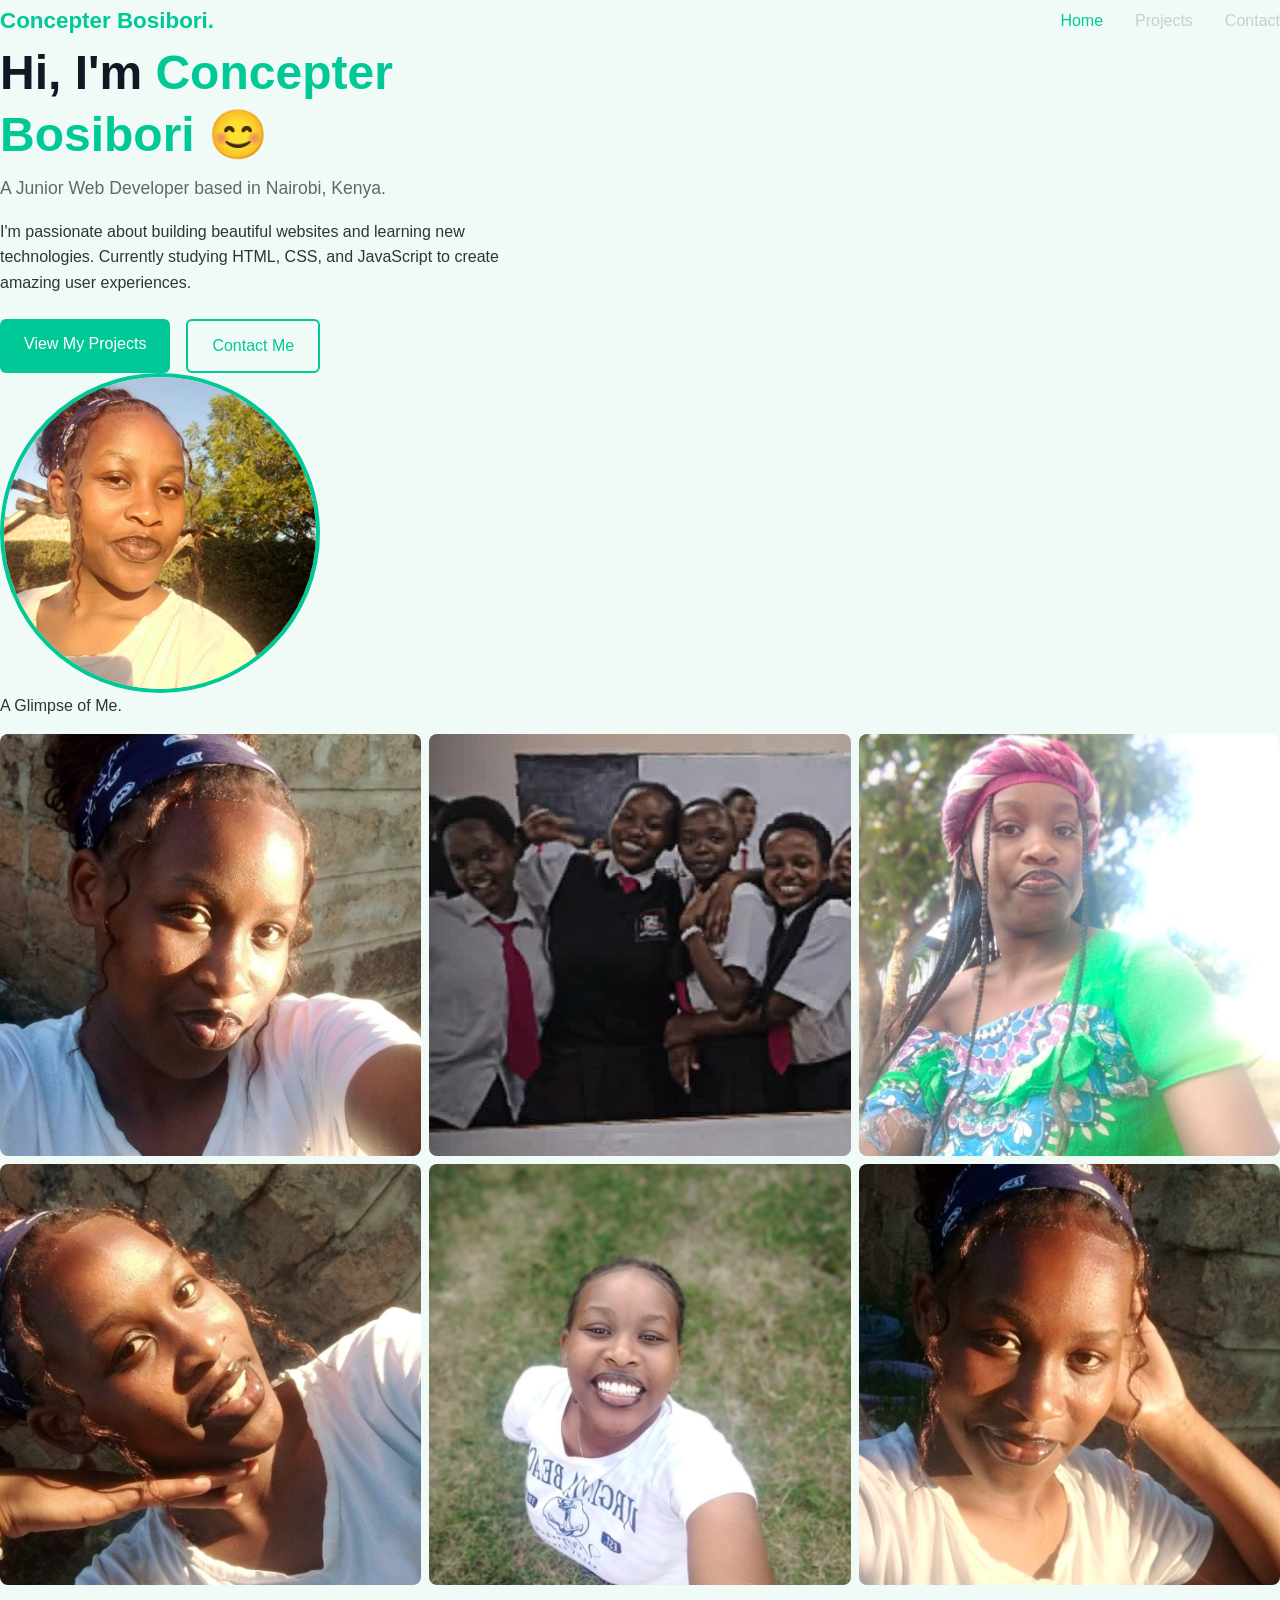
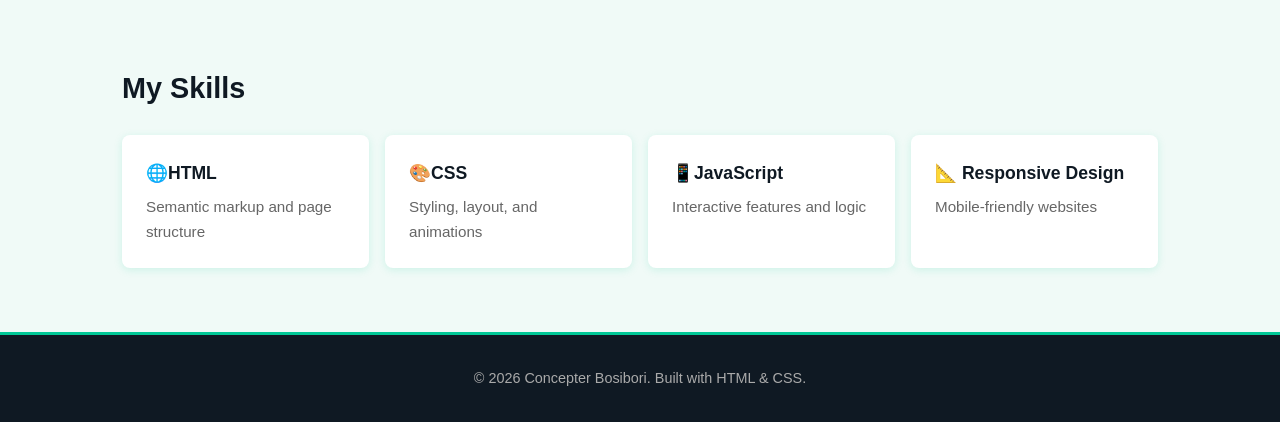
<file: index.html>
<!doctype html>
<html lang="en">
  <head>
    <meta charset="UTF-8" />
    <meta name="viewport" content="width=device-width, initial-scale=1.0" />
    <title>My Portfolio - Concepter Bosibori</title>
    <link rel="stylesheet" href="styles.css" />
  </head>

  <body>
    <!-- NAVIGATION BAR-->
    <header>
    <nav>
      <div class="nav-container">
        <a href="index.html" class="nav-brand">Concepter Bosibori.</a>

        <!-- Hamburger toggle -->
        <input type="checkbox" id="nav-toggle" class="nav-toggle" />
        <label for="nav-toggle" class="hamburger" aria-label="Toggle menu">
          <span></span>
          <span></span>
          <span></span>
        </label>

        <ul class="nav-links">
          <li><a href="index.html" class="active">Home</a></li>
          <li><a href="projects.html">Projects</a></li>
          <li><a href="contact.html">Contact</a></li>
        </ul>
      </div>
    </nav>
    </header>
    <!-- HERO SECTION -->
     <main>
    <section id="hero">
      <div class="hero-text">
        <h1>Hi, I'm <span class="highlight">Concepter Bosibori 😊</span></h1>
        <p class="tagline">A Junior Web Developer based in Nairobi, Kenya.</p>
        <p class="bio">
          I'm passionate about building beautiful websites and learning new
          technologies. Currently studying HTML, CSS, and JavaScript to create
          amazing user experiences.
        </p>
        <div class="hero-buttons">
          <a href="projects.html" class="button">View My Projects</a>
          <a href="contact.html" class="button button-outline">Contact Me</a>
        </div>
      </div>
      <div class="hero-image">
        <img
          src="images/whiskey.jpeg"
          alt="Profile Photo of Concepter Bosibori"
        />
      </div>
    </section>

        <!--A Glimpse of me-->
    <section class="gallery-section">
      <p class="gallery-heading">A Glimpse of Me.</p>
      
      <div class="gallery-grid">
        <figure>
          <a href="#photo1"><img src="images/edgess.jpeg" alt="Connie Smiling"></a>
        </figure>
        <figure>
          <a href="#photo2"><img src="images/friends.jpeg" alt="Connie at school with friends"></a>
        </figure>
        <figure>
          <a href="#photo3"><img src="images/coast.jpeg" alt="Connie Outdoors"></a>
        </figure>
        <figure>
          <a href="#photo4"><img src="images/sunkissed.jpeg" alt="Connie sunkissed"></a>
        </figure>
        <figure>
          <a href="#photo5"><img src="images/toobright.jpeg" alt="Connie relaxing"></a>
        </figure>
        <figure>
          <a href="#photo6"><img src="images/heragain.jpeg" alt="Connie feeling fulfilled"></a>
        </figure>
      </div>
    </section>

    <!--LightBox for Images-->
    <div class="lightbox" id="photo1">
      <a href="#">&times;</a>
      <img src="images/edgess.jpeg" alt="Connie Smiling">
    </div>

    <div class="lightbox" id="photo2">
  <a href="#">&times;</a>
  <img src="images/friends.jpeg" alt="Connie at school with friends">
</div>
 
<div class="lightbox" id="photo3">
  <a href="#">&times;</a>
  <img src="images/coast.jpeg" alt="Connie Outdoors">
</div>
 
<div class="lightbox" id="photo4">
  <a href="#">&times;</a>
  <img src="images/sunkissed.jpeg" alt="Connie sunkissed">
</div>
 
<div class="lightbox" id="photo5">
  <a href="#">&times;</a>
  <img src="images/toobright.jpeg" alt="Connie relaxing">
</div>
 
<div class="lightbox" id="photo6">
  <a href="#">&times;</a>
  <img src="images/heragain.jpeg" alt="Connie feeling fulfilled">
</div>

    <!-- SKILLS -->
    <section class="skills">
      <div class="section-container">
        <h2>My Skills</h2>
        <div class="skills-grid">
          <div class="skill-card">
            <h3>🌐HTML</h3>
            <p>Semantic markup and page structure</p>
          </div>
          <div class="skill-card">
            <h3>🎨CSS</h3>
            <p>Styling, layout, and animations</p>
          </div>
          <div class="skill-card">
            <h3>📱JavaScript</h3>
            <p>Interactive features and logic</p>
          </div>
          <div class="skill-card">
            <h3>📐 Responsive Design</h3>
            <p>Mobile-friendly websites</p>
          </div>
        </div>
      </div>
    </section>
     </main>
    <footer>
      <p>&copy; 2026 Concepter Bosibori. Built with HTML &amp; CSS.</p>
    </footer>
  </body>
</html>
</file>
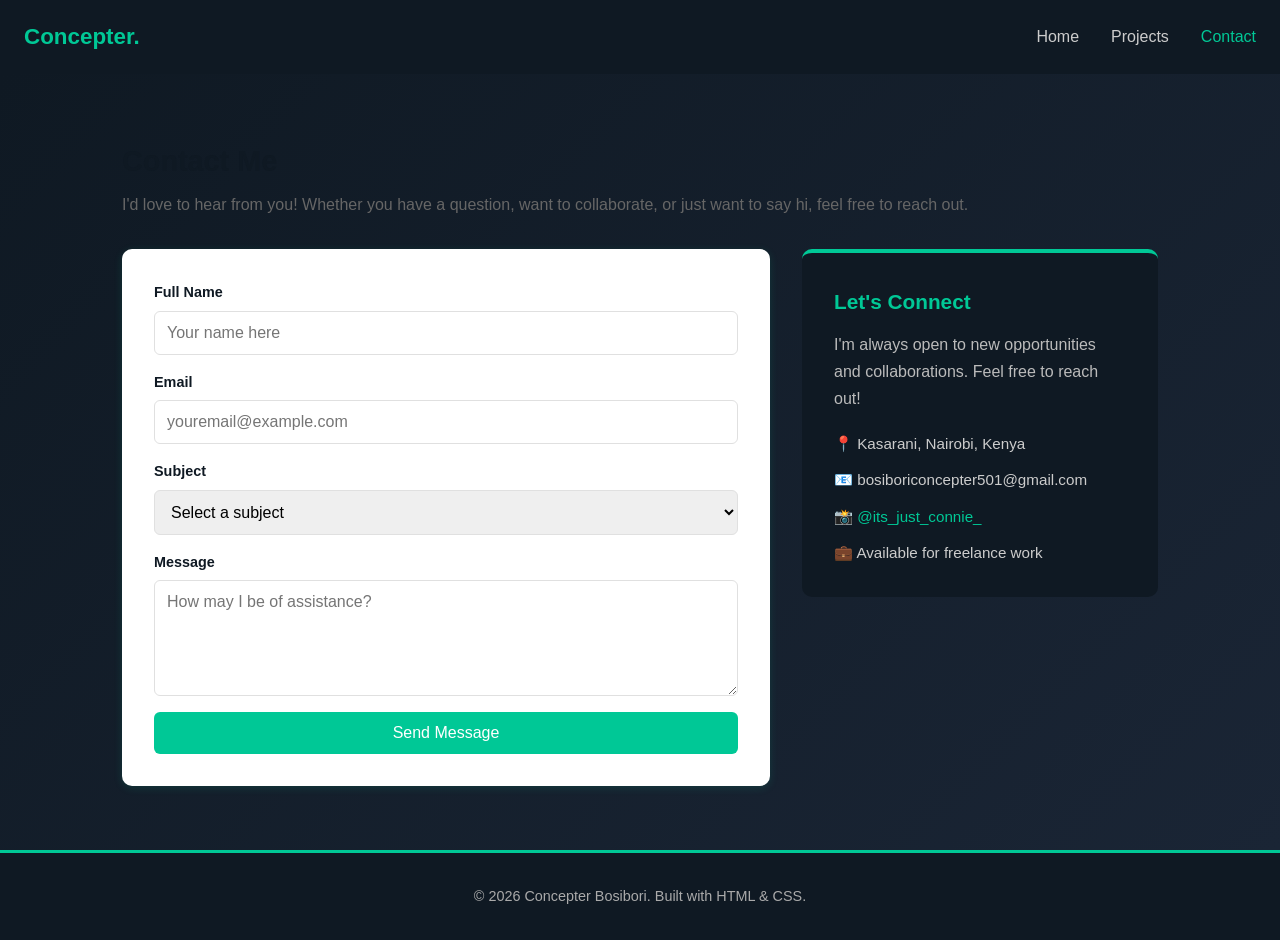
<file: contact.html>
<!DOCTYPE html>
<html lang="en">
  <head>
    <meta charset="UTF-8" />
    <meta name="viewport" content="width=device-width, initial-scale=1.0" />
    <title>Contact Me | Concepter Bosibori</title>
    <link rel="stylesheet" href="styles.css" />
  </head>

  <body>
    <!-- NAVBAR -->
<header>
  <nav class="navbar">
  <div class="nav-container">

    <a href="index.html" class="nav-brand">Concepter.</a>

    <input type="checkbox" id="nav-toggle" class="nav-toggle">
    <label for="nav-toggle" class="hamburger" aria-label="Toggle menu">
      <span></span>
      <span></span>
      <span></span>
    </label>

    <ul class="nav-links">
      <li><a href="index.html">Home</a></li>
      <li><a href="projects.html">Projects</a></li>
      <li><a href="contact.html" class="active">Contact</a></li>
    </ul>

  </div>
</nav>
</header>
<main>
    <section class="contact-page">
      <div class="section-container">
        
        <h2>Contact Me</h2>
        <p class="section-subtitle">I'd love to hear from you! Whether you have a question, want to collaborate, or just want to say hi, feel free to reach out.</p>
        <div class="contact-layout">

            <form class="contact-form">

                        <div class="form-group">
          <label for="name">Full Name</label>
          <input type="text" id="name" placeholder="Your name here" required>
        </div>

        <div class="form-group">
          <label for="email">Email</label>
          <input type="email" id="email" placeholder="youremail@example.com" required>
        </div>

        <div class="form-group">
          <label for="subject">Subject</label>
          <select id="subject">
            <option value="" disabled selected>Select a subject</option>
            <option value="general">General Inquiry</option>
            <option value="collab">Collaboration</option>
            <option value="feedback">Feedback</option>
          </select>
        </div>

        <div class="form-group">
          <label for="message">Message</label>
          <textarea id="message" rows="5" placeholder="How may I be of assistance?" required></textarea>
        </div>

        <button type="submit" class="button">Send Message</button>

      </form>

      <aside class="contact-sidebar">
        <h3>Let's Connect</h3>
        <p>I'm always open to new opportunities and collaborations. Feel free to reach out!</p>
        <ul class="contact-info">
          <li>📍 Kasarani, Nairobi, Kenya</li>
          <li>📧 bosiboriconcepter501@gmail.com</li>
          <li>📸 <a href="https://www.instagram.com/its_just_connie_" target="_blank">@its_just_connie_</a></li>
          <li>💼 Available for freelance work</li>
        </ul>
      </aside>
            </form>
        </div>
        </section>
   </main>
  </body>
 <footer>
  <p>&copy; 2026 Concepter Bosibori. Built with HTML &amp; CSS.</p>
</footer>
</html>
</file>
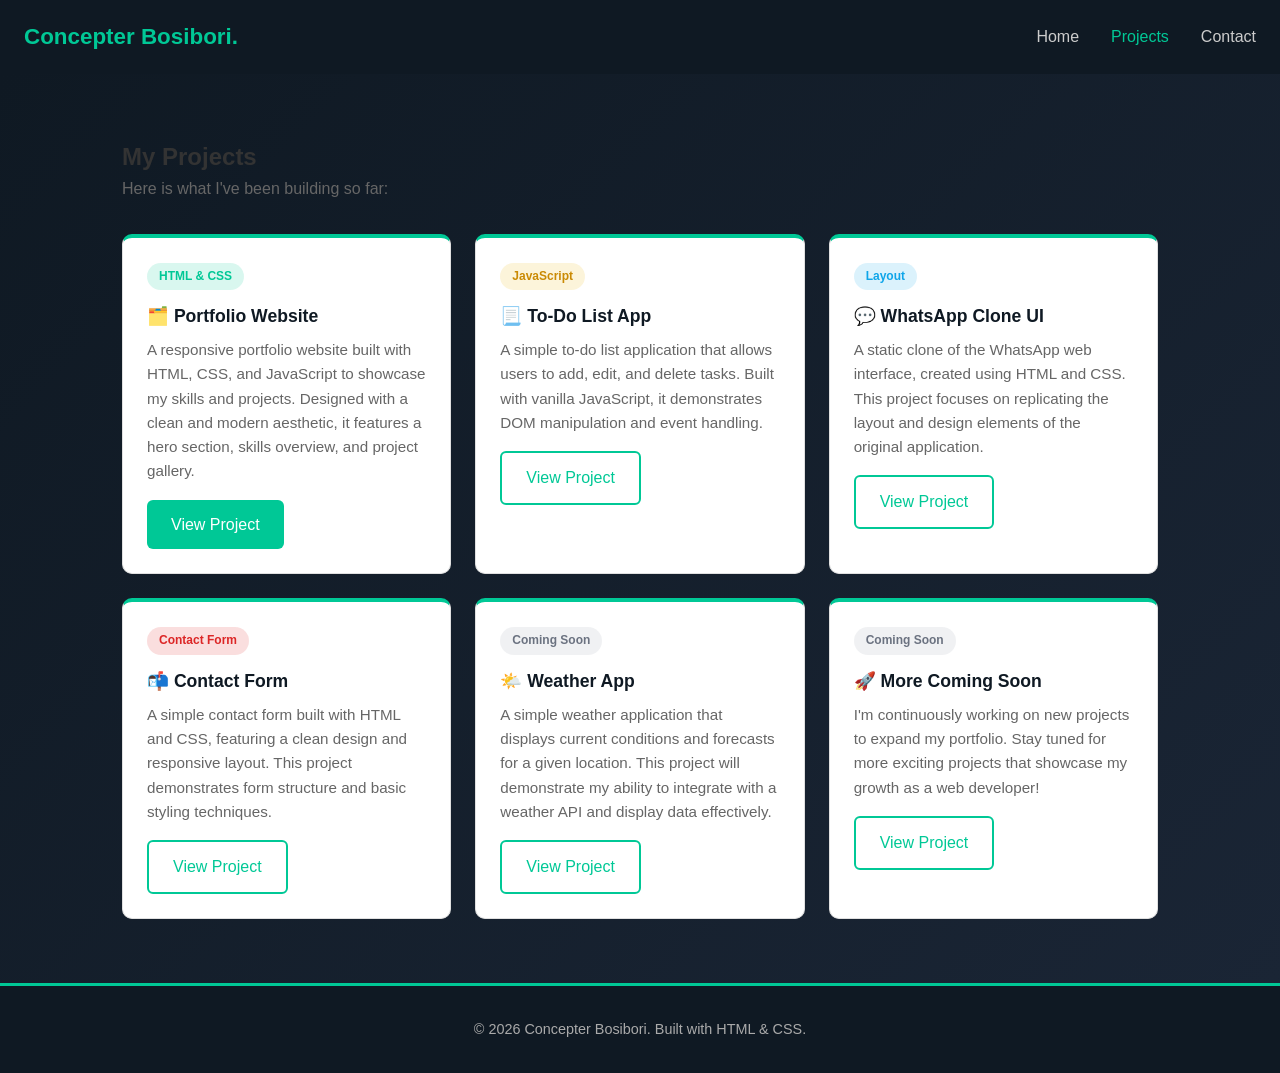
<file: projects.html>
<!doctype html>
<html lang="en">
  <head>
    <meta charset="UTF-8" />
    <meta name="viewport" content="width=device-width, initial-scale=1.0" />
    <title>My Projects | Concepter Bosibori</title>
    <link rel="stylesheet" href="styles.css" />
  </head>

  <body>
    <!-- NAVIGATION BAR-->
    <header>
    <nav class="navbar">
      <div class="nav-container">
        <a href="index.html" class="nav-brand">Concepter Bosibori.</a>

        <input type="checkbox" id="nav-toggle" class="nav-toggle" />
        <label for="nav-toggle" class="hamburger" aria-label="Toggle menu">
          <span></span>
          <span></span>
          <span></span>
        </label>

        <ul class="nav-links">
          <li><a href="index.html">Home</a></li>
          <li><a href="projects.html" class="active">Projects</a></li>
          <li><a href="contact.html">Contact</a></li>
        </ul>
      </div>
    </nav>
    </header>
<main>
    <section class="projects-page">
      <div class="section-container">
        <h1>My Projects</h1>
        <p class="section-subtitle">Here is what I've been building so far:</p>

        <div class="projects-grid">
          <article class="card">
            <span class="card-tag tag-html">HTML & CSS</span>
            <h3>🗂️ Portfolio Website</h3>
            <p>
              A responsive portfolio website built with HTML, CSS, and
              JavaScript to showcase my skills and projects. Designed with a clean and modern aesthetic, it features a hero section, skills overview, and project gallery.
            </p>
              <a href="#" class="button">View Project</a>
          </article>

          <article class="card">
            <span class="card-tag tag-javascript">JavaScript</span>
            <h3>📃 To-Do List App</h3>
            <p>
              A simple to-do list application that allows users to add, edit, and delete tasks. Built with vanilla JavaScript, it demonstrates DOM manipulation and event handling.
            </p>
              <a href="#" class="button button-outline">View Project</a>
          </article>

          <article class="card">
            <span class="card-tag tag-layout">Layout</span>
            <h3>💬 WhatsApp Clone UI</h3>
            <p>
              A static clone of the WhatsApp web interface, created using HTML and CSS. This project focuses on replicating the layout and design elements of the original application.
            </p>
              <a href="#" class="button button-outline">View Project</a>
          </article>

          <article class="card">
            <span class="card-tag tag-contact">Contact Form</span>
            <h3>📬 Contact Form</h3>
            <p>
              A simple contact form built with HTML and CSS, featuring a clean design and responsive layout. This project demonstrates form structure and basic styling techniques.
            </p>
              <a href="#" class="button button-outline">View Project</a>
          </article>

          <article class="card">
            <span class="card-tag tag-soon">Coming Soon</span>
            <h3>🌤️ Weather App</h3>
            <p>
              A simple weather application that displays current conditions and forecasts for a given location. This project will demonstrate my ability to integrate with a weather API and display data effectively.
            </p>
              <a href="contact.html" class="button button-outline">View Project</a>
          </article>

          <article class="card">
            <span class="card-tag tag-soon">Coming Soon</span>
            <h3>🚀 More Coming Soon</h3>
            <p>
                I'm continuously working on new projects to expand my portfolio. Stay tuned for more exciting projects that showcase my growth as a web developer!
            </p>
              <a href="contact.html" class="button button-outline">View Project</a>
          </article>
        </div>
      </div>
    </section>

</main>
  <footer>
  <p>&copy; 2026 Concepter Bosibori. Built with HTML &amp; CSS.</p>
</footer>
  </body>
</html>
</file>
<file: styles.css>
:root {
  --color-primary: #00c896;
  --color-accent: #0ea5e9;
  --color-dark: #0f1923;
  --color-light: #f0faf7;
  --color-text: #333;
  --color-muted: #666;
  --color-border: #e0e0e0;
  --font-main: 'Segoe UI', sans-serif;
  --shadow-sm: 0 2px 8px rgba(0,200,150,0.15);
  --shadow-md: 0 10px 20px rgba(0,200,150,0.25);
}

/* ============================================
   DARK MODE
   ============================================ */
@media (prefers-color-scheme: dark) {
  :root {
    --color-light: #0f1923;
    --color-text: #e0e0e0;
    --color-muted: #aaa;
    --color-border: #2a2a3a;
    --color-card-bg: #1a2535;
  }

  body {
    background-color: var(--color-light);
    color: var(--color-text);
  }

  .hero,
  .projects-page {
    background-color: #1a2535;
  }

  .skill-card,
  .card,
  .contact-form {
    background-color: #1a2535;
    border-color: var(--color-border);
  }

  .contact-sidebar {
    background-color: #0d1f2d;
  }
}

/* ============================================
   RESET & BASE
   ============================================ */
* {
  margin: 0;
  padding: 0;
  box-sizing: border-box;
}

body {
  font-family: var(--font-main);
  color: var(--color-text);
  background-color: var(--color-light);
  line-height: 1.6;
}

img {
  max-width: 100%;
  display: block;
}

a {
  text-decoration: none;
  transition: color 0.3s ease;
}

a:hover {
  color: var(--color-primary);
}

a:focus, button:focus {
  outline: 2px solid var(--color-primary);
  outline-offset: 2px;
}

/* ============================================
   NAVBAR
   ============================================ */
header {
  position: sticky;
  top: 0;
  z-index: 100;
}

.navbar {
  background-color: var(--color-dark);
  padding: 1rem 1.5rem;
}

.nav-container {
  display: flex;
  align-items: center;
  justify-content: space-between;
  flex-wrap: wrap;
}

.nav-brand {
  color: var(--color-primary);
  font-size: 1.4rem;
  font-weight: bold;
}

.nav-toggle {
  display: none;
}

.hamburger {
  display: flex;
  flex-direction: column;
  gap: 5px;
  cursor: pointer;
}

.hamburger span {
  display: block;
  width: 25px;
  height: 3px;
  background-color: white;
  border-radius: 3px;
  transition: all 0.3s ease;
}

.nav-links {
  display: none;
  list-style: none;
  flex-direction: column;
  width: 100%;
  padding: 0.5rem 0 1rem;
  gap: 0.25rem;
}

.nav-toggle:checked ~ .nav-links {
  display: flex;
}

.nav-links a {
  color: #ccc;
  padding: 0.5rem 0;
  display: block;
  transition: color 0.3s ease;
}

.nav-links a:hover,
.nav-links a.active {
  color: var(--color-primary);
}

/* ============================================
   BUTTONS
   ============================================ */
.button {
  display: inline-block;
  padding: 0.75rem 1.5rem;
  background-color: var(--color-primary);
  color: white;
  border-radius: 6px;
  border: none;
  cursor: pointer;
  font-size: 1rem;
  transition: all 0.3s ease;
}

.button:hover {
  transform: translateY(-2px);
  box-shadow: 0 4px 6px rgba(0,0,0,0.2);
  color: white;
}

.button-outline {
  background-color: transparent;
  border: 2px solid var(--color-primary);
  color: var(--color-primary);
}

.button-outline:hover {
  background-color: var(--color-primary);
  color: white;
}

/* ============================================
   HERO
   ============================================ */
.hero {
  display: flex;
  flex-direction: column;
  align-items: center;
  text-align: center;
  padding: 3rem 1.5rem;
  gap: 2rem;
  background-color: white;
  min-height: 80vh;
}

.hero-text h1 {
  font-size: 1.9rem;
  line-height: 1.3;
  margin-bottom: 0.5rem;
  color: var(--color-dark);
}

.highlight {
  color: var(--color-primary);
}

.tagline {
  color: var(--color-muted);
  font-size: 1.1rem;
  margin-bottom: 1rem;
}

.bio {
  max-width: 520px;
  margin: 0 auto 1.5rem;
  color: var(--color-text);
}

.hero-buttons {
  display: flex;
  flex-wrap: wrap;
  gap: 1rem;
  justify-content: center;
}

.hero-image img {
  width: 200px;
  height: 200px;
  border-radius: 50%;
  object-fit: cover;
  border: 4px solid var(--color-primary);
  margin: 0 auto;
}

/* ============================================
   SHARED SECTION STYLES
   ============================================ */
.section-container {
  max-width: 1100px;
  margin: 0 auto;
  padding: 3rem 1.5rem;
}

.section-container h2 {
  font-size: 1.8rem;
  margin-bottom: 0.5rem;
  color: var(--color-dark);
}

.section-subtitle {
  color: var(--color-muted);
  margin-bottom: 2rem;
}


/* Gallery grid */
.gallery-grid {
  display: grid;
  grid-template-columns: repeat(3, 1fr);
  gap: 8px;
  margin: 1rem 0;
}
 
.gallery-grid figure {
  margin: 0;
  aspect-ratio: 1 / 1;
  overflow: hidden;
  border-radius: 8px;
}
 
.gallery-grid figure a {
  display: block;
  width: 100%;
  height: 100%;
}
 
.gallery-grid img {
  width: 100%;
  height: 100%;
  object-fit: cover;
  display: block;
  transition: transform 0.3s ease;
}
 
.gallery-grid img:hover {
  transform: scale(1.05);
}
 
/* Lightbox — hidden by default */
.lightbox {
  display: none;
  position: fixed;
  inset: 0;
  background: rgba(0, 0, 0, 0.85);
  justify-content: center;
  align-items: center;
  z-index: 99;
}
 
/* Shown when its id matches the URL hash */
.lightbox:target {
  display: flex;
}
 
.lightbox img {
  max-width: 88vw;
  max-height: 80vh;
  border-radius: 8px;
  object-fit: contain;
}
 
/* Close button */
.lightbox a {
  position: absolute;
  top: 1rem;
  right: 1.5rem;
  color: white;
  font-size: 2rem;
  text-decoration: none;
}
 
/* Responsive — 2 columns on small screens */
@media (max-width: 500px) {
  .gallery-grid {
    grid-template-columns: repeat(2, 1fr);
  }
}


/* ============================================
   SKILLS
   ============================================ */
.skills {
  background-color: var(--color-light);
}

.skills-grid {
  display: grid;
  grid-template-columns: 1fr;
  gap: 1rem;
  margin-top: 1.5rem;
}

.skill-card {
  background-color: white;
  padding: 1.5rem;
  border-radius: 8px;
  box-shadow: var(--shadow-sm);
  transition: box-shadow 0.3s ease, transform 0.3s ease;
}

.skill-card:hover {
  box-shadow: var(--shadow-md);
  transform: translateY(-3px);
}

.skill-card h3 {
  margin-bottom: 0.5rem;
  color: var(--color-dark);
  font-size: 1.1rem;
}

.skill-card p {
  color: var(--color-muted);
  font-size: 0.95rem;
}

/* ============================================
   PROJECTS
   ============================================ */
.projects-page {
  background: linear-gradient(135deg, #0f1923 0%, #1a2535 100%);
}

.projects-grid {
  display: grid;
  grid-template-columns: 1fr;
  gap: 1.5rem;
  margin-top: 1.5rem;
}

.card {
  background-color: white;
  border: 1px solid var(--color-border);
  border-radius: 10px;
  padding: 1.5rem;
  transition: box-shadow 0.3s ease, transform 0.3s ease;
  border-top: 4px solid var(--color-primary); 
}

.card:hover {
  box-shadow: var(--shadow-md);
  transform: translateY(-3px);
  border-color: var(--color-primary); 
}

.card-tag {
  display: inline-block;
  background-color: rgba(0, 200, 150, 0.1);
  color: var(--color-primary);
  font-size: 0.75rem;
  padding: 0.25rem 0.75rem;
  border-radius: 20px;
  margin-bottom: 0.75rem;
  font-weight: 600;
}

.card h3 {
  margin-bottom: 0.5rem;
  color: var(--color-dark);
  font-size: 1.1rem;
}

.card p {
  color: var(--color-muted);
  margin-bottom: 1rem;
  font-size: 0.95rem;
}
.tag-html {
  background-color: rgba(0, 200, 150, 0.15);
  color: #00c896;
}

.tag-layout {
  background-color: rgba(14, 165, 233, 0.15);
  color: #0ea5e9;
}

.tag-javascript {
  background-color: rgba(234, 179, 8, 0.15);
  color: #ca8a04;
}

.tag-soon {
  background-color: rgba(156, 163, 175, 0.15);
  color: #6b7280;
}

.tag-contact {
  background-color: rgba(220, 38, 38, 0.15);
  color: #dc2626;
}

/* ============================================
   CONTACT
   ============================================ */
.contact-page {
  background: linear-gradient(135deg, #0f1923 0%, #1a2535 100%);
}

.contact-layout {
  display: flex;
  flex-direction: column;
  gap: 2rem;
  margin-top: 1.5rem;
}

.contact-form {
  display: flex;
  flex-direction: column;
  gap: 1rem;
  background-color: white;
  padding: 2rem;
  border-radius: 10px;
  box-shadow: var(--shadow-sm);
}

.form-group {
  display: flex;
  flex-direction: column;
  gap: 0.4rem;
}

.form-group label {
  font-weight: 600;
  font-size: 0.9rem;
  color: var(--color-dark);
}

.form-group input,
.form-group textarea,
.form-group select {
  padding: 0.75rem;
  border: 1px solid var(--color-border);
  border-radius: 6px;
  font-size: 1rem;
  font-family: var(--font-main);
  width: 100%;
  transition: border-color 0.3s ease, box-shadow 0.3s ease;
}

.form-group input:focus,
.form-group textarea:focus,
.form-group select:focus {
  outline: none;
  border-color: var(--color-primary);
  box-shadow: 0 0 0 3px rgba(0, 200, 150, 0.15);
}

.contact-sidebar {
  background-color: var(--color-dark);
  color: white;
  padding: 2rem;
  border-radius: 10px;
  border-top: 4px solid var(--color-primary);
}

.contact-sidebar h3 {
  color: var(--color-primary);
  margin-bottom: 0.75rem;
  font-size: 1.3rem;
}

.contact-sidebar p {
  color: #bbb;
  margin-bottom: 1.25rem;
  line-height: 1.7;
}

.contact-info {
  list-style: none;
  display: flex;
  flex-direction: column;
  gap: 0.75rem;
}

.contact-info li {
  color: #ccc;
  font-size: 0.95rem;
}

.contact-info a {
  color: var(--color-primary);
}

.contact-info a:hover {
  text-decoration: underline;
}

/* ============================================
   FOOTER
   ============================================ */
footer {
  text-align: center;
  padding: 2rem 1.5rem;
  background-color: var(--color-dark);
  color: #aaa;
  font-size: 0.9rem;
  border-top: 3px solid var(--color-primary);
}

footer p {
  max-width: 600px;
  margin: 0 auto;
}

/* ============================================
   TABLET (768px and above)
   ============================================ */
@media (min-width: 768px) {

  /* Nav: hide hamburger, show horizontal links */
  .hamburger {
    display: none;
  }

  .nav-links {
    display: flex !important;
    flex-direction: row;
    width: auto;
    padding: 0;
    gap: 2rem;
  }

  /* Skills: 2 columns */
  .skills-grid {
    grid-template-columns: repeat(2, 1fr);
  }

  /* Projects: 2 columns */
  .projects-grid {
    grid-template-columns: repeat(2, 1fr);
  }

}

/* ============================================
   DESKTOP (1024px and above)
   ============================================ */
@media (min-width: 1024px) {

  /* Hero: side by side */
  .hero {
    flex-direction: row;
    justify-content: center;
    text-align: left;
    padding: 5rem 4rem;
    gap: 4rem;
  }

  .hero-text {
    max-width: 550px;
  }

  .bio {
    margin: 0 0 1.5rem;
  }

  .hero-buttons {
    justify-content: flex-start;
  }

  .hero-image img {
    width: 280px;
    height: 280px;
    margin: 0;
  }

  /* Skills: 4 columns */
  .skills-grid {
    grid-template-columns: repeat(4, 1fr);
  }

  /* Projects: 3 columns */
  .projects-grid {
    grid-template-columns: repeat(3, 1fr);
  }

  /* Contact: form and sidebar side by side */
  .contact-layout {
    flex-direction: row;
    align-items: flex-start;
  }

  .contact-form {
    flex: 2;
  }

  .contact-sidebar {
    flex: 1;
  }

}

/* ============================================
   LARGE DESKTOP (1280px and above)
   ============================================ */
@media (min-width: 1280px) {

  .hero-text h1 {
    font-size: 3rem;
  }

  .hero-image img {
    width: 320px;
    height: 320px;
  }

  .section-container {
    padding: 4rem 2rem;
  }

}
</file>
